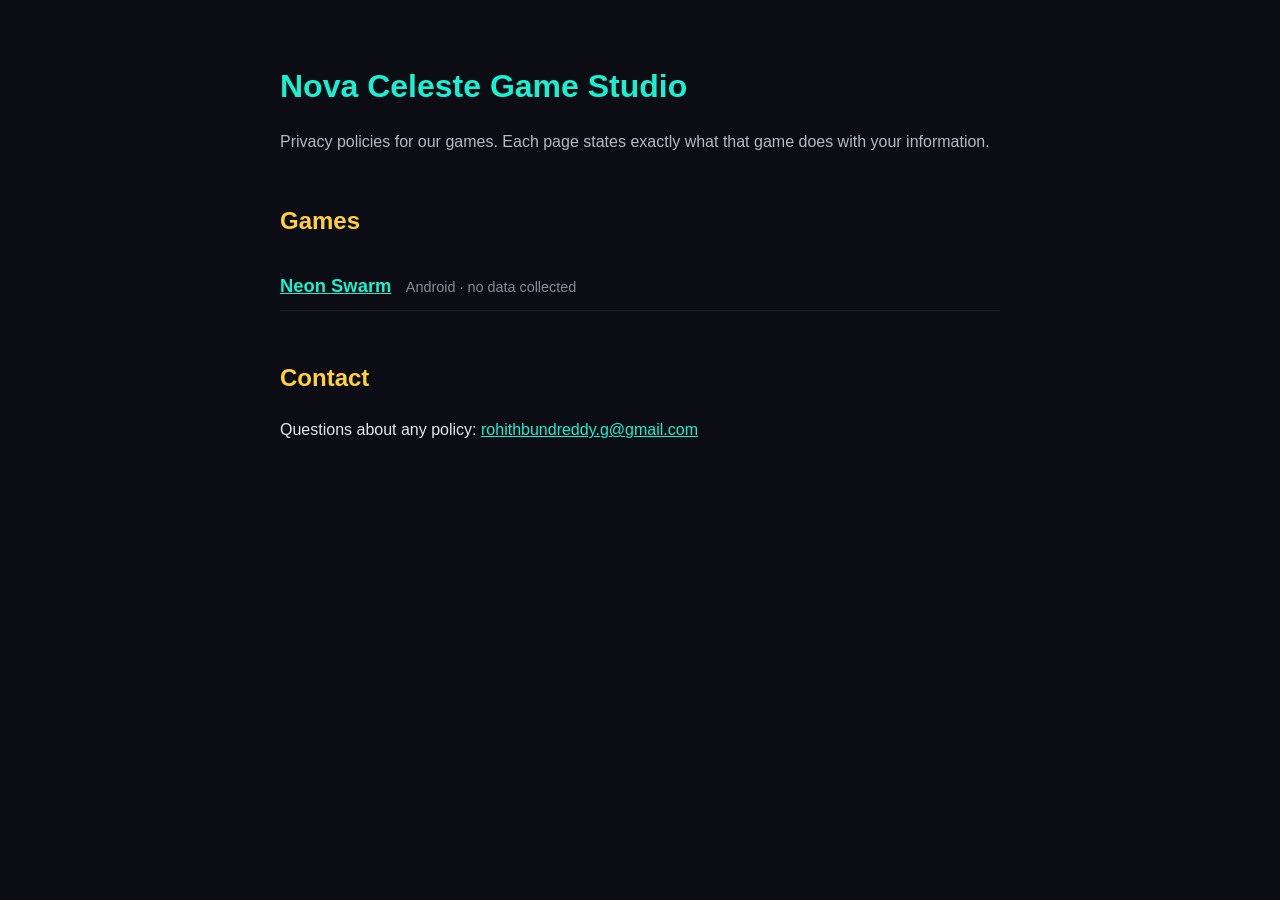
<file: index.html>
<!doctype html>
<html lang="en">
<head>
<meta charset="utf-8">
<meta name="viewport" content="width=device-width, initial-scale=1">
<title>Nova Celeste Game Studio — Privacy Policies</title>
<link rel="stylesheet" href="style.css">
</head>
<body>
<main>
<h1>Nova Celeste Game Studio</h1>
<p class="lede">Privacy policies for our games. Each page states exactly what that game does with your information.</p>

<h2>Games</h2>
<ul class="games">
  <li><a href="neon-swarm.html">Neon Swarm</a> <span class="meta">Android · no data collected</span></li>
</ul>

<h2>Contact</h2>
<p>Questions about any policy: <a href="mailto:rohithbundreddy.g@gmail.com">rohithbundreddy.g@gmail.com</a></p>
</main>
</body>
</html>
</file>
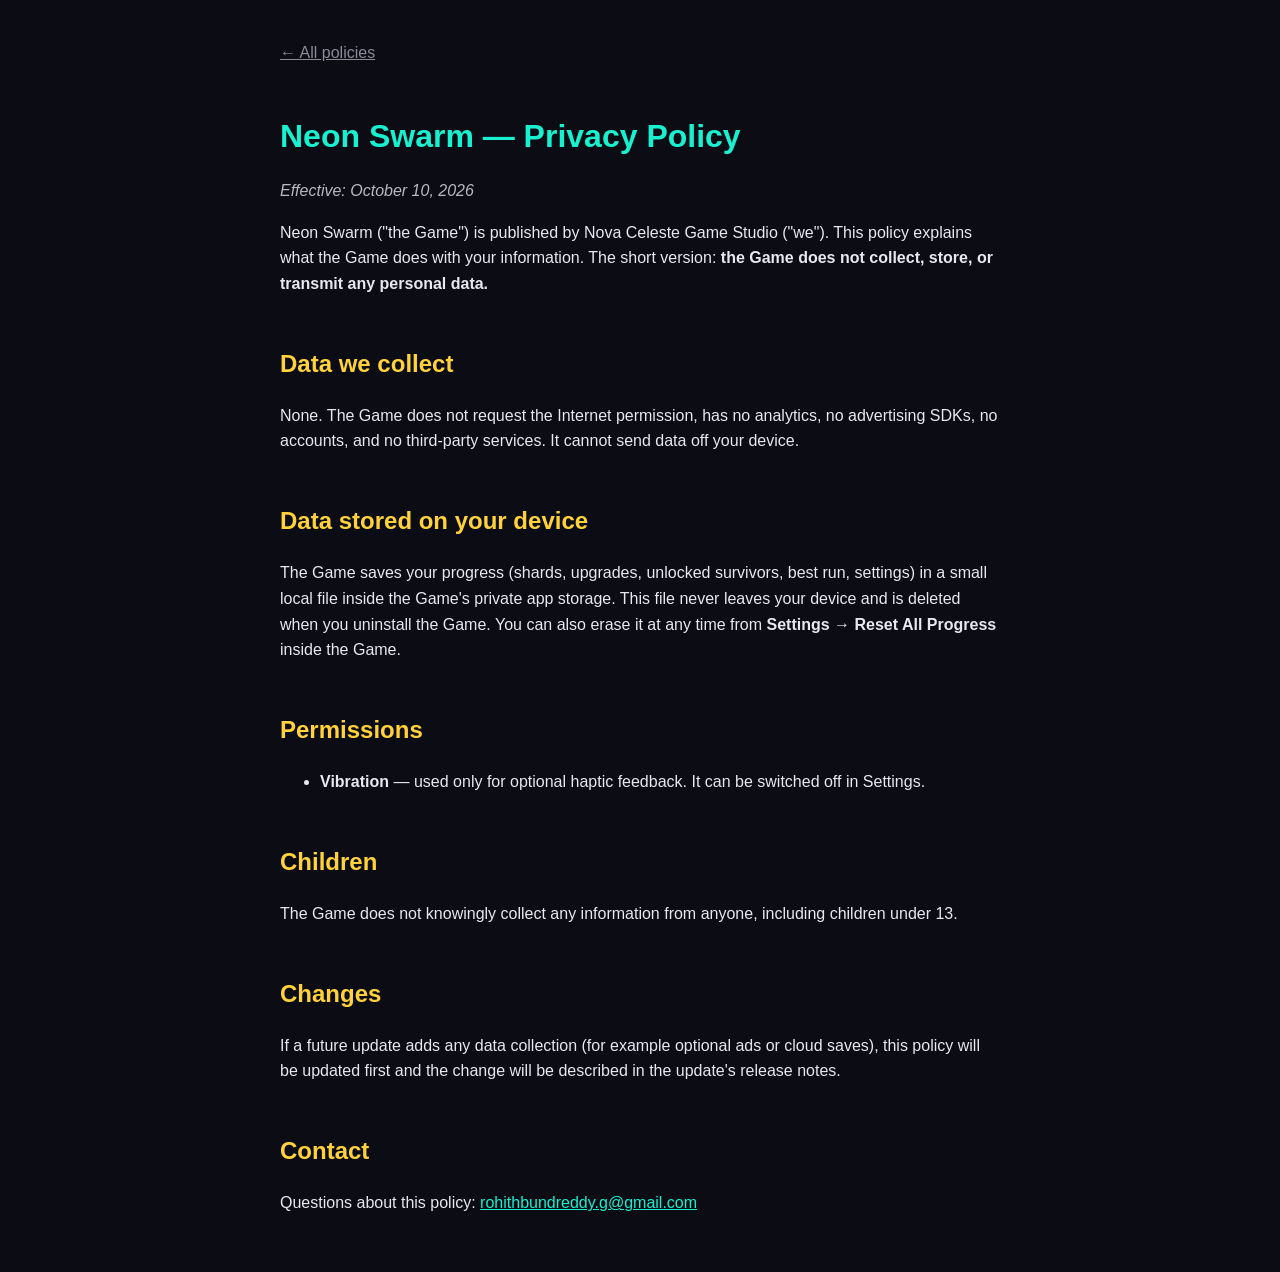
<file: neon-swarm.html>
<!doctype html>
<html lang="en">
<head>
<meta charset="utf-8">
<meta name="viewport" content="width=device-width, initial-scale=1">
<title>Neon Swarm — Privacy Policy</title>
<link rel="stylesheet" href="style.css">
</head>
<body>
<main>
<a class="back" href="index.html">← All policies</a>
<h1>Neon Swarm — Privacy Policy</h1>
<p><em>Effective: October 10, 2026</em></p>

<p>Neon Swarm ("the Game") is published by Nova Celeste Game Studio ("we"). This policy explains what the Game does with your information. The short version: <strong>the Game does not collect, store, or transmit any personal data.</strong></p>

<h2>Data we collect</h2>
<p>None. The Game does not request the Internet permission, has no analytics, no advertising SDKs, no accounts, and no third-party services. It cannot send data off your device.</p>

<h2>Data stored on your device</h2>
<p>The Game saves your progress (shards, upgrades, unlocked survivors, best run, settings) in a small local file inside the Game's private app storage. This file never leaves your device and is deleted when you uninstall the Game. You can also erase it at any time from <strong>Settings → Reset All Progress</strong> inside the Game.</p>

<h2>Permissions</h2>
<ul>
  <li><strong>Vibration</strong> — used only for optional haptic feedback. It can be switched off in Settings.</li>
</ul>

<h2>Children</h2>
<p>The Game does not knowingly collect any information from anyone, including children under 13.</p>

<h2>Changes</h2>
<p>If a future update adds any data collection (for example optional ads or cloud saves), this policy will be updated first and the change will be described in the update's release notes.</p>

<h2>Contact</h2>
<p>Questions about this policy: <a href="mailto:rohithbundreddy.g@gmail.com">rohithbundreddy.g@gmail.com</a></p>
</main>
</body>
</html>
</file>
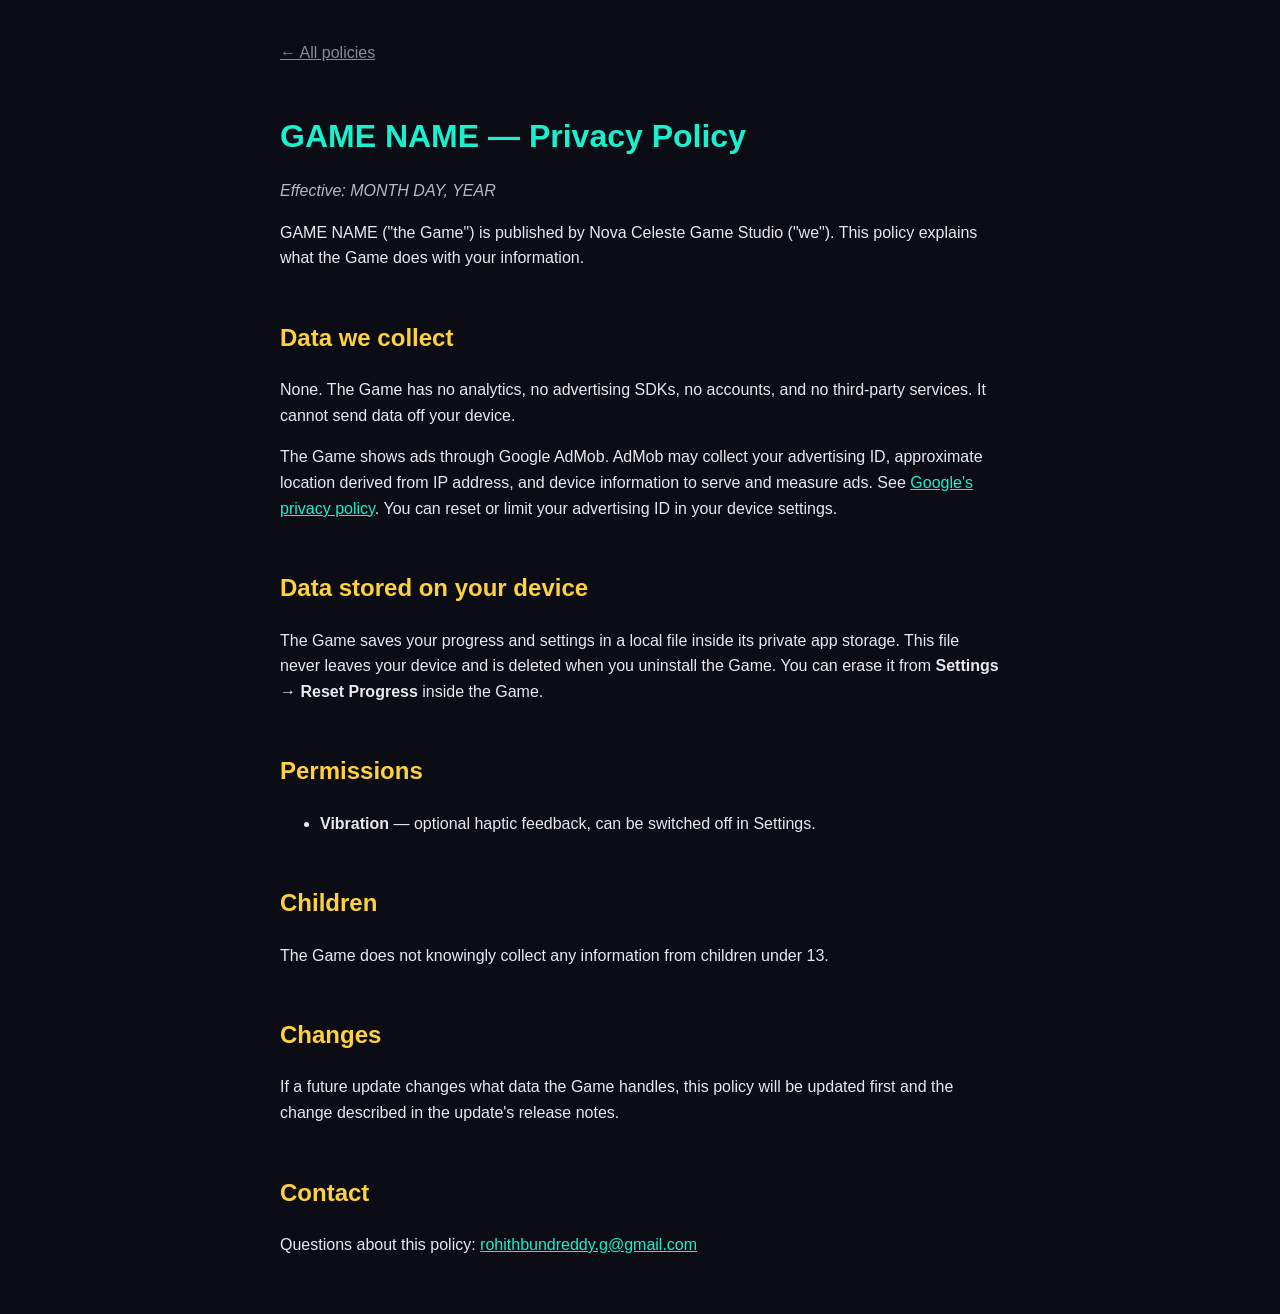
<file: template.html>
<!doctype html>
<html lang="en">
<head>
<meta charset="utf-8">
<meta name="viewport" content="width=device-width, initial-scale=1">
<title>GAME NAME — Privacy Policy</title>
<link rel="stylesheet" href="style.css">
</head>
<body>
<main>
<a class="back" href="index.html">← All policies</a>
<h1>GAME NAME — Privacy Policy</h1>
<p><em>Effective: MONTH DAY, YEAR</em></p>

<p>GAME NAME ("the Game") is published by Nova Celeste Game Studio ("we"). This policy explains what the Game does with your information.</p>

<h2>Data we collect</h2>
<!-- Pick ONE of the two paragraphs below and delete the other. -->
<p>None. The Game has no analytics, no advertising SDKs, no accounts, and no third-party services. It cannot send data off your device.</p>
<p>The Game shows ads through Google AdMob. AdMob may collect your advertising ID, approximate location derived from IP address, and device information to serve and measure ads. See <a href="https://policies.google.com/privacy">Google's privacy policy</a>. You can reset or limit your advertising ID in your device settings.</p>

<h2>Data stored on your device</h2>
<p>The Game saves your progress and settings in a local file inside its private app storage. This file never leaves your device and is deleted when you uninstall the Game. You can erase it from <strong>Settings → Reset Progress</strong> inside the Game.</p>

<h2>Permissions</h2>
<ul>
  <li><strong>Vibration</strong> — optional haptic feedback, can be switched off in Settings.</li>
  <!-- <li><strong>Internet</strong> — required only to load ads.</li> -->
</ul>

<h2>Children</h2>
<p>The Game does not knowingly collect any information from children under 13.</p>

<h2>Changes</h2>
<p>If a future update changes what data the Game handles, this policy will be updated first and the change described in the update's release notes.</p>

<h2>Contact</h2>
<p>Questions about this policy: <a href="mailto:rohithbundreddy.g@gmail.com">rohithbundreddy.g@gmail.com</a></p>
</main>
</body>
</html>
</file>
<file: style.css>
body { font-family: -apple-system, "Segoe UI", Roboto, sans-serif; margin: 0; padding: 40px 20px; line-height: 1.6; color: #e8e8ee; background: #0b0c14; }
main { max-width: 720px; margin: 0 auto; }
h1 { color: #19f0d0; margin-bottom: 0.2em; }
h2 { color: #ffd23b; margin-top: 2em; }
a { color: #19f0d0; }
.lede { color: #b8b8c4; }
.games { list-style: none; padding: 0; }
.games li { padding: 10px 0; border-bottom: 1px solid #1c1e2c; }
.games a { font-size: 1.15em; font-weight: 600; }
.meta { color: #8a8a99; font-size: 0.9em; margin-left: 10px; }
.back { display: inline-block; margin-bottom: 1.5em; color: #8a8a99; }
em { color: #b8b8c4; }
</file>
